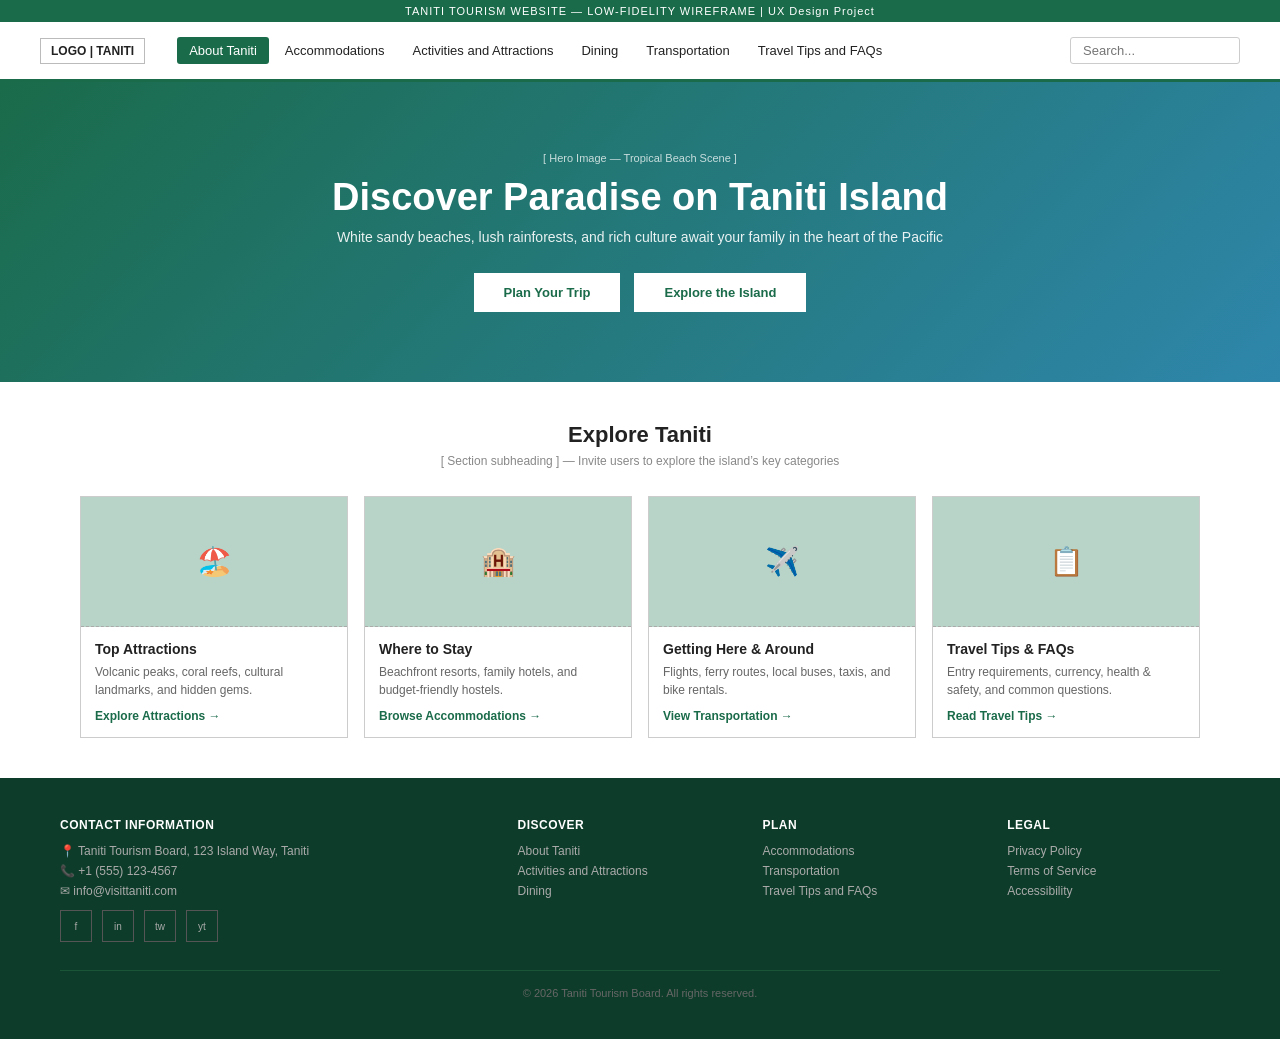
<file: index.html>
<!doctype html>
<html lang="en">
  <head>
    <meta charset="UTF-8" />
    <meta name="viewport" content="width=device-width, initial-scale=1.0" />
    <title>Taniti Tourism - Home</title>
    <link rel="stylesheet" href="style.css" />
    <script>
      function navToggle() {
        document.querySelector("header").classList.toggle("nav-open");
      }
    </script>
  </head>
  <body>
    <div class="wf-banner">
      TANITI TOURISM WEBSITE &mdash; LOW-FIDELITY WIREFRAME | UX Design Project
    </div>

    <header>
      <div class="logo-box">LOGO | TANITI</div>
      <button
        class="nav-toggle"
        onclick="navToggle()"
        aria-label="Toggle navigation"
      >
        &#9776;
      </button>
      <div class="nav-links">
        <a href="index.html" class="active">About Taniti</a>
        <a href="accommodations.html">Accommodations</a>
        <a href="activities.html">Activities and Attractions</a>
        <a href="dining.html">Dining</a>
        <a href="transportation.html">Transportation</a>
        <a href="faq.html">Travel Tips and FAQs</a>
      </div>
      <input class="nav-search" type="text" placeholder="Search..." />
    </header>

    <div class="hero">
      <div class="hero-label">[ Hero Image &mdash; Tropical Beach Scene ]</div>
      <h1>Discover Paradise on Taniti Island</h1>
      <p>
        White sandy beaches, lush rainforests, and rich culture await your
        family in the heart of the Pacific
      </p>
      <div class="hero-btns">
        <a class="btn-primary" href="accommodations.html">Plan Your Trip</a>
        <a class="btn-secondary" href="activities.html">Explore the Island</a>
      </div>
    </div>

    <div class="section">
      <div class="section-heading">Explore Taniti</div>
      <div class="section-sub">
        [ Section subheading ] &mdash; Invite users to explore the
        island&rsquo;s key categories
      </div>
      <div class="tiles-grid">
        <a class="tile" href="activities.html">
          <div class="tile-img">🏖️</div>
          <div class="tile-body">
            <h3>Top Attractions</h3>
            <p>
              Volcanic peaks, coral reefs, cultural landmarks, and hidden gems.
            </p>
            <div class="tile-link">Explore Attractions &rarr;</div>
          </div>
        </a>

        <a class="tile" href="accommodations.html">
          <div class="tile-img">🏨</div>
          <div class="tile-body">
            <h3>Where to Stay</h3>
            <p>
              Beachfront resorts, family hotels, and budget-friendly hostels.
            </p>
            <div class="tile-link">Browse Accommodations &rarr;</div>
          </div>
        </a>

        <a class="tile" href="transportation.html">
          <div class="tile-img">✈️</div>
          <div class="tile-body">
            <h3>Getting Here &amp; Around</h3>
            <p>Flights, ferry routes, local buses, taxis, and bike rentals.</p>
            <div class="tile-link">View Transportation &rarr;</div>
          </div>
        </a>

        <a class="tile" href="faq.html">
          <div class="tile-img">📋</div>
          <div class="tile-body">
            <h3>Travel Tips &amp; FAQs</h3>
            <p>
              Entry requirements, currency, health &amp; safety, and common
              questions.
            </p>
            <div class="tile-link">Read Travel Tips &rarr;</div>
          </div>
        </a>
      </div>
    </div>

    <footer>
      <div class="footer-inner">
        <div class="footer-grid">
          <div class="footer-col">
            <h4>Contact Information</h4>
            <p>&#128205; Taniti Tourism Board, 123 Island Way, Taniti</p>
            <p>&#128222; +1 (555) 123-4567</p>
            <p>&#9993; info@visittaniti.com</p>
            <div class="social-row">
              <div class="social-icon">f</div>
              <div class="social-icon">in</div>
              <div class="social-icon">tw</div>
              <div class="social-icon">yt</div>
            </div>
          </div>
          <div class="footer-col">
            <h4>Discover</h4>
            <a href="index.html">About Taniti</a>
            <a href="activities.html">Activities and Attractions</a>
            <a href="dining.html">Dining</a>
          </div>
          <div class="footer-col">
            <h4>Plan</h4>
            <a href="accommodations.html">Accommodations</a>
            <a href="transportation.html">Transportation</a>
            <a href="faq.html">Travel Tips and FAQs</a>
          </div>
          <div class="footer-col">
            <h4>Legal</h4>
            <a href="#">Privacy Policy</a>
            <a href="#">Terms of Service</a>
            <a href="#">Accessibility</a>
          </div>
        </div>
        <div class="footer-bottom">
          &copy; 2026 Taniti Tourism Board. All rights reserved.
        </div>
      </div>
    </footer>
  </body>
</html>
</file>
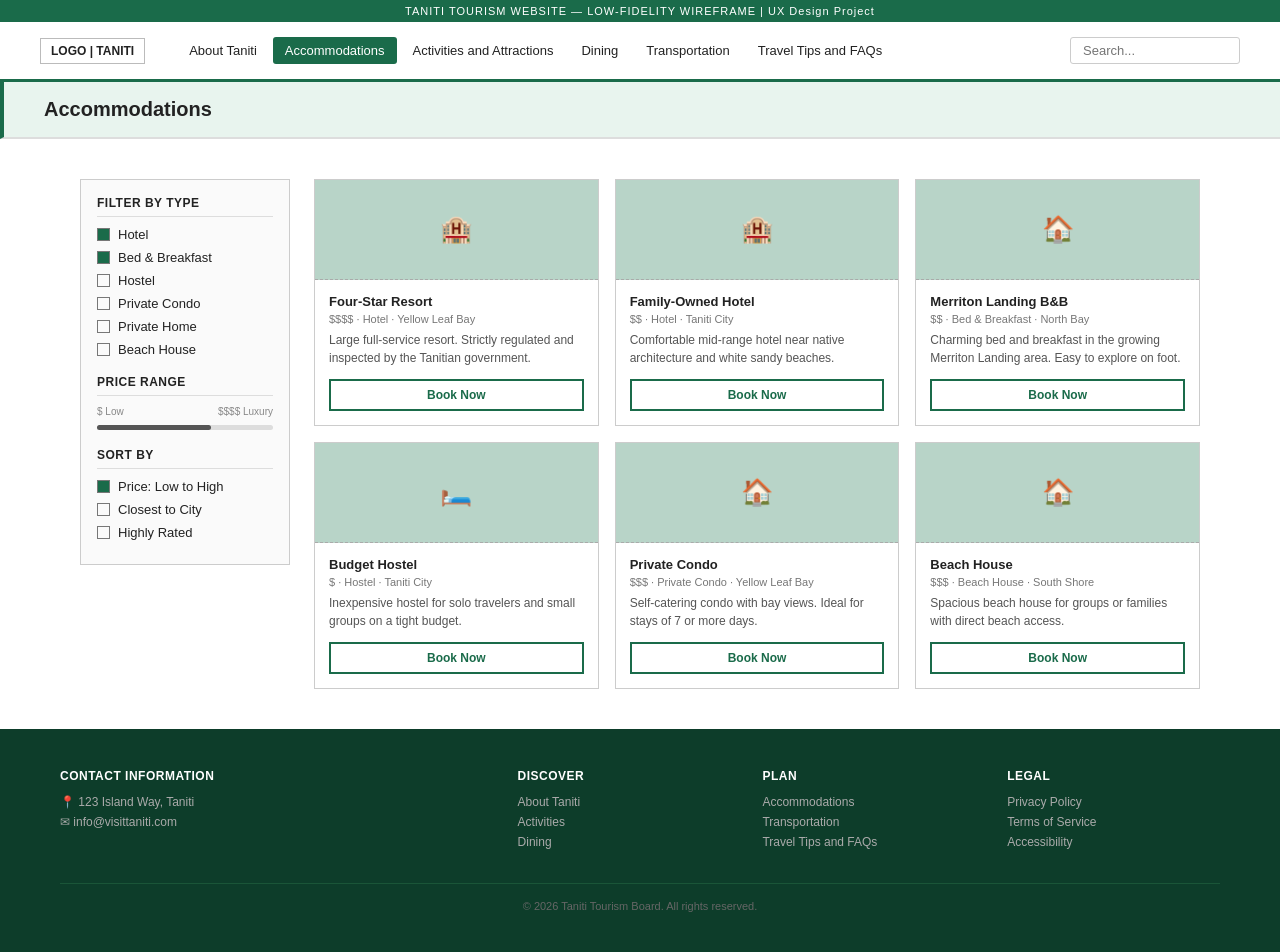
<file: accommodations.html>
<!doctype html>
<html lang="en">
  <head>
    <meta charset="UTF-8" />
    <meta name="viewport" content="width=device-width, initial-scale=1.0" />
    <title>Taniti Tourism - Accommodations</title>
    <link rel="stylesheet" href="style.css" />
    <script>
      function navToggle() {
        document.querySelector("header").classList.toggle("nav-open");
      }
    </script>
  </head>
  <body>
    <div class="wf-banner">
      TANITI TOURISM WEBSITE &mdash; LOW-FIDELITY WIREFRAME | UX Design Project
    </div>

    <header>
      <div class="logo-box">LOGO | TANITI</div>
      <button
        class="nav-toggle"
        onclick="navToggle()"
        aria-label="Toggle navigation"
      >
        &#9776;
      </button>
      <div class="nav-links">
        <a href="index.html">About Taniti</a>
        <a href="accommodations.html" class="active">Accommodations</a>
        <a href="activities.html">Activities and Attractions</a>
        <a href="dining.html">Dining</a>
        <a href="transportation.html">Transportation</a>
        <a href="faq.html">Travel Tips and FAQs</a>
      </div>
      <input class="nav-search" type="text" placeholder="Search..." />
    </header>

    <div class="page-title">Accommodations</div>

    <div class="section">
      <div class="layout-with-sidebar">
        <div class="sidebar">
          <h4>Filter By Type</h4>
          <div class="filter-row">
            <div class="fbox on"></div>
            Hotel
          </div>
          <div class="filter-row">
            <div class="fbox on"></div>
            Bed &amp; Breakfast
          </div>
          <div class="filter-row">
            <div class="fbox"></div>
            Hostel
          </div>
          <div class="filter-row">
            <div class="fbox"></div>
            Private Condo
          </div>
          <div class="filter-row">
            <div class="fbox"></div>
            Private Home
          </div>
          <div class="filter-row">
            <div class="fbox"></div>
            Beach House
          </div>

          <h4 style="margin-top: 18px">Price Range</h4>
          <div class="price-labels">
            <span>$ Low</span><span>$$$$ Luxury</span>
          </div>
          <div class="price-slider"><div class="price-fill"></div></div>

          <h4 style="margin-top: 18px">Sort By</h4>
          <div class="filter-row">
            <div class="fbox on"></div>
            Price: Low to High
          </div>
          <div class="filter-row">
            <div class="fbox"></div>
            Closest to City
          </div>
          <div class="filter-row">
            <div class="fbox"></div>
            Highly Rated
          </div>
        </div>

        <div class="cards-3">
          <div class="card">
            <div class="card-img">🏨</div>
            <div class="card-body">
              <h4>Four-Star Resort</h4>
              <div class="card-price">
                $$$$ &middot; Hotel &middot; Yellow Leaf Bay
              </div>
              <p>
                Large full-service resort. Strictly regulated and inspected by
                the Tanitian government.
              </p>
              <button class="btn-book">Book Now</button>
            </div>
          </div>
          <div class="card">
            <div class="card-img">🏨</div>
            <div class="card-body">
              <h4>Family-Owned Hotel</h4>
              <div class="card-price">
                $$ &middot; Hotel &middot; Taniti City
              </div>
              <p>
                Comfortable mid-range hotel near native architecture and white
                sandy beaches.
              </p>
              <button class="btn-book">Book Now</button>
            </div>
          </div>
          <div class="card">
            <div class="card-img">🏠</div>
            <div class="card-body">
              <h4>Merriton Landing B&amp;B</h4>
              <div class="card-price">
                $$ &middot; Bed &amp; Breakfast &middot; North Bay
              </div>
              <p>
                Charming bed and breakfast in the growing Merriton Landing area.
                Easy to explore on foot.
              </p>
              <button class="btn-book">Book Now</button>
            </div>
          </div>
          <div class="card">
            <div class="card-img">🛏️</div>
            <div class="card-body">
              <h4>Budget Hostel</h4>
              <div class="card-price">
                $ &middot; Hostel &middot; Taniti City
              </div>
              <p>
                Inexpensive hostel for solo travelers and small groups on a
                tight budget.
              </p>
              <button class="btn-book">Book Now</button>
            </div>
          </div>
          <div class="card">
            <div class="card-img">🏠</div>
            <div class="card-body">
              <h4>Private Condo</h4>
              <div class="card-price">
                $$$ &middot; Private Condo &middot; Yellow Leaf Bay
              </div>
              <p>
                Self-catering condo with bay views. Ideal for stays of 7 or more
                days.
              </p>
              <button class="btn-book">Book Now</button>
            </div>
          </div>
          <div class="card">
            <div class="card-img">🏠</div>
            <div class="card-body">
              <h4>Beach House</h4>
              <div class="card-price">
                $$$ &middot; Beach House &middot; South Shore
              </div>
              <p>
                Spacious beach house for groups or families with direct beach
                access.
              </p>
              <button class="btn-book">Book Now</button>
            </div>
          </div>
        </div>
      </div>
    </div>

    <footer>
      <div class="footer-inner">
        <div class="footer-grid">
          <div class="footer-col">
            <h4>Contact Information</h4>
            <p>&#128205; 123 Island Way, Taniti</p>
            <p>&#9993; info@visittaniti.com</p>
          </div>
          <div class="footer-col">
            <h4>Discover</h4>
            <a href="index.html">About Taniti</a>
            <a href="activities.html">Activities</a>
            <a href="dining.html">Dining</a>
          </div>
          <div class="footer-col">
            <h4>Plan</h4>
            <a href="accommodations.html">Accommodations</a>
            <a href="transportation.html">Transportation</a>
            <a href="faq.html">Travel Tips and FAQs</a>
          </div>
          <div class="footer-col">
            <h4>Legal</h4>
            <a href="#">Privacy Policy</a>
            <a href="#">Terms of Service</a>
            <a href="#">Accessibility</a>
          </div>
        </div>
        <div class="footer-bottom">
          &copy; 2026 Taniti Tourism Board. All rights reserved.
        </div>
      </div>
    </footer>
  </body>
</html>
</file>
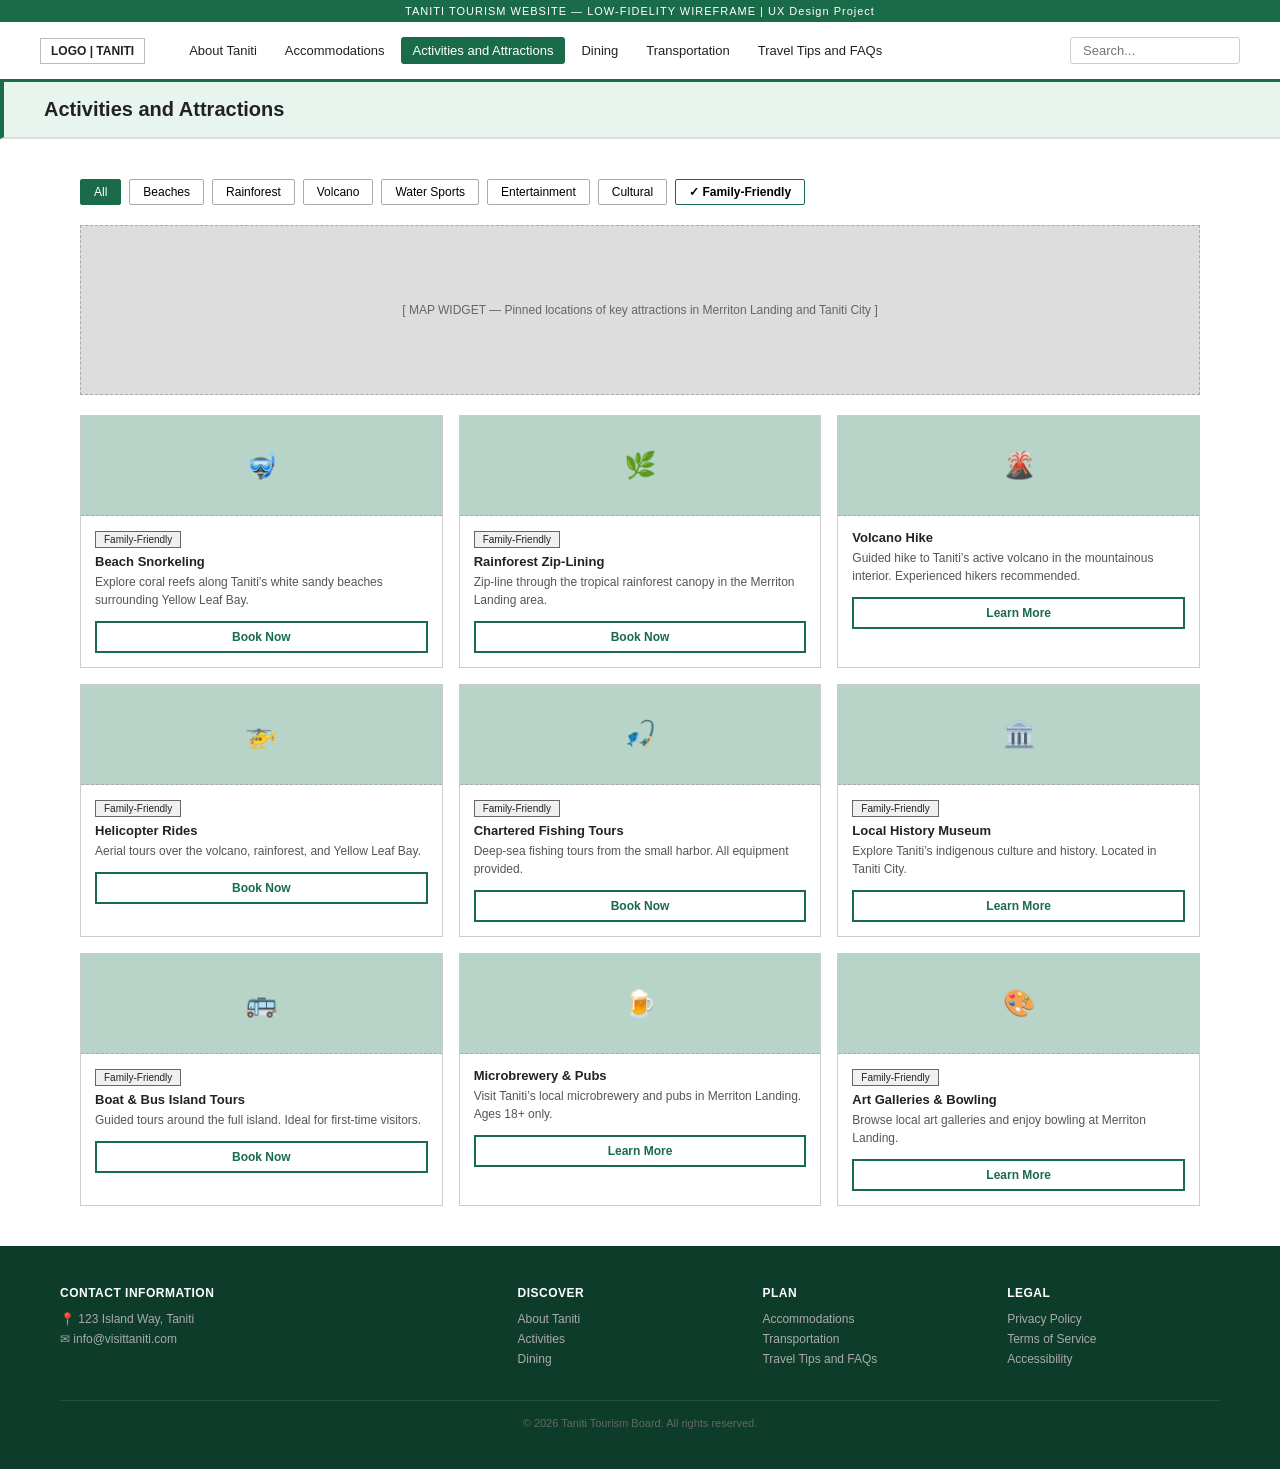
<file: activities.html>
<!doctype html>
<html lang="en">
  <head>
    <meta charset="UTF-8" />
    <meta name="viewport" content="width=device-width, initial-scale=1.0" />
    <title>Taniti Tourism - Activities and Attractions</title>
    <link rel="stylesheet" href="style.css" />
    <script>
      function navToggle() {
        document.querySelector("header").classList.toggle("nav-open");
      }
      function filterToggle(el) {
        var buttons = document.querySelectorAll(".filter-bar .fbtn");
        for (var i = 0; i < buttons.length; i++) {
          buttons[i].classList.remove("on");
        }
        el.classList.add("on");
      }
    </script>
  </head>
  <body>
    <div class="wf-banner">
      TANITI TOURISM WEBSITE &mdash; LOW-FIDELITY WIREFRAME | UX Design Project
    </div>

    <header>
      <div class="logo-box">LOGO | TANITI</div>
      <button
        class="nav-toggle"
        onclick="navToggle()"
        aria-label="Toggle navigation"
      >
        &#9776;
      </button>
      <div class="nav-links">
        <a href="index.html">About Taniti</a>
        <a href="accommodations.html">Accommodations</a>
        <a href="activities.html" class="active">Activities and Attractions</a>
        <a href="dining.html">Dining</a>
        <a href="transportation.html">Transportation</a>
        <a href="faq.html">Travel Tips and FAQs</a>
      </div>
      <input class="nav-search" type="text" placeholder="Search..." />
    </header>

    <div class="page-title">Activities and Attractions</div>

    <div class="section">
      <div class="filter-bar">
        <button class="fbtn on" onclick="filterToggle(this)">All</button>
        <button class="fbtn" onclick="filterToggle(this)">Beaches</button>
        <button class="fbtn" onclick="filterToggle(this)">Rainforest</button>
        <button class="fbtn" onclick="filterToggle(this)">Volcano</button>
        <button class="fbtn" onclick="filterToggle(this)">Water Sports</button>
        <button class="fbtn" onclick="filterToggle(this)">Entertainment</button>
        <button class="fbtn" onclick="filterToggle(this)">Cultural</button>
        <button
          class="fbtn"
          onclick="filterToggle(this)"
          style="border-color: #1a6b4a; font-weight: bold"
        >
          &#10003; Family-Friendly
        </button>
      </div>

      <div class="map-box">
        [ MAP WIDGET &mdash; Pinned locations of key attractions in Merriton
        Landing and Taniti City ]
      </div>

      <div class="cards-3">
        <div class="card">
          <div class="card-img">🤿</div>
          <div class="card-body">
            <span class="tag">Family-Friendly</span>
            <h4>Beach Snorkeling</h4>
            <p>
              Explore coral reefs along Taniti&rsquo;s white sandy beaches
              surrounding Yellow Leaf Bay.
            </p>
            <button class="btn-book">Book Now</button>
          </div>
        </div>
        <div class="card">
          <div class="card-img">🌿</div>
          <div class="card-body">
            <span class="tag">Family-Friendly</span>
            <h4>Rainforest Zip-Lining</h4>
            <p>
              Zip-line through the tropical rainforest canopy in the Merriton
              Landing area.
            </p>
            <button class="btn-book">Book Now</button>
          </div>
        </div>
        <div class="card">
          <div class="card-img">🌋</div>
          <div class="card-body">
            <h4>Volcano Hike</h4>
            <p>
              Guided hike to Taniti&rsquo;s active volcano in the mountainous
              interior. Experienced hikers recommended.
            </p>
            <button class="btn-book">Learn More</button>
          </div>
        </div>
        <div class="card">
          <div class="card-img">🚁</div>
          <div class="card-body">
            <span class="tag">Family-Friendly</span>
            <h4>Helicopter Rides</h4>
            <p>
              Aerial tours over the volcano, rainforest, and Yellow Leaf Bay.
            </p>
            <button class="btn-book">Book Now</button>
          </div>
        </div>
        <div class="card">
          <div class="card-img">🎣</div>
          <div class="card-body">
            <span class="tag">Family-Friendly</span>
            <h4>Chartered Fishing Tours</h4>
            <p>
              Deep-sea fishing tours from the small harbor. All equipment
              provided.
            </p>
            <button class="btn-book">Book Now</button>
          </div>
        </div>
        <div class="card">
          <div class="card-img">🏛️</div>
          <div class="card-body">
            <span class="tag">Family-Friendly</span>
            <h4>Local History Museum</h4>
            <p>
              Explore Taniti&rsquo;s indigenous culture and history. Located in
              Taniti City.
            </p>
            <button class="btn-book">Learn More</button>
          </div>
        </div>
        <div class="card">
          <div class="card-img">🚌</div>
          <div class="card-body">
            <span class="tag">Family-Friendly</span>
            <h4>Boat &amp; Bus Island Tours</h4>
            <p>
              Guided tours around the full island. Ideal for first-time
              visitors.
            </p>
            <button class="btn-book">Book Now</button>
          </div>
        </div>
        <div class="card">
          <div class="card-img">🍺</div>
          <div class="card-body">
            <h4>Microbrewery &amp; Pubs</h4>
            <p>
              Visit Taniti&rsquo;s local microbrewery and pubs in Merriton
              Landing. Ages 18+ only.
            </p>
            <button class="btn-book">Learn More</button>
          </div>
        </div>
        <div class="card">
          <div class="card-img">🎨</div>
          <div class="card-body">
            <span class="tag">Family-Friendly</span>
            <h4>Art Galleries &amp; Bowling</h4>
            <p>
              Browse local art galleries and enjoy bowling at Merriton Landing.
            </p>
            <button class="btn-book">Learn More</button>
          </div>
        </div>
      </div>
    </div>

    <footer>
      <div class="footer-inner">
        <div class="footer-grid">
          <div class="footer-col">
            <h4>Contact Information</h4>
            <p>&#128205; 123 Island Way, Taniti</p>
            <p>&#9993; info@visittaniti.com</p>
          </div>
          <div class="footer-col">
            <h4>Discover</h4>
            <a href="index.html">About Taniti</a
            ><a href="activities.html">Activities</a
            ><a href="dining.html">Dining</a>
          </div>
          <div class="footer-col">
            <h4>Plan</h4>
            <a href="accommodations.html">Accommodations</a
            ><a href="transportation.html">Transportation</a
            ><a href="faq.html">Travel Tips and FAQs</a>
          </div>
          <div class="footer-col">
            <h4>Legal</h4>
            <a href="#">Privacy Policy</a><a href="#">Terms of Service</a
            ><a href="#">Accessibility</a>
          </div>
        </div>
        <div class="footer-bottom">
          &copy; 2026 Taniti Tourism Board. All rights reserved.
        </div>
      </div>
    </footer>
  </body>
</html>
</file>
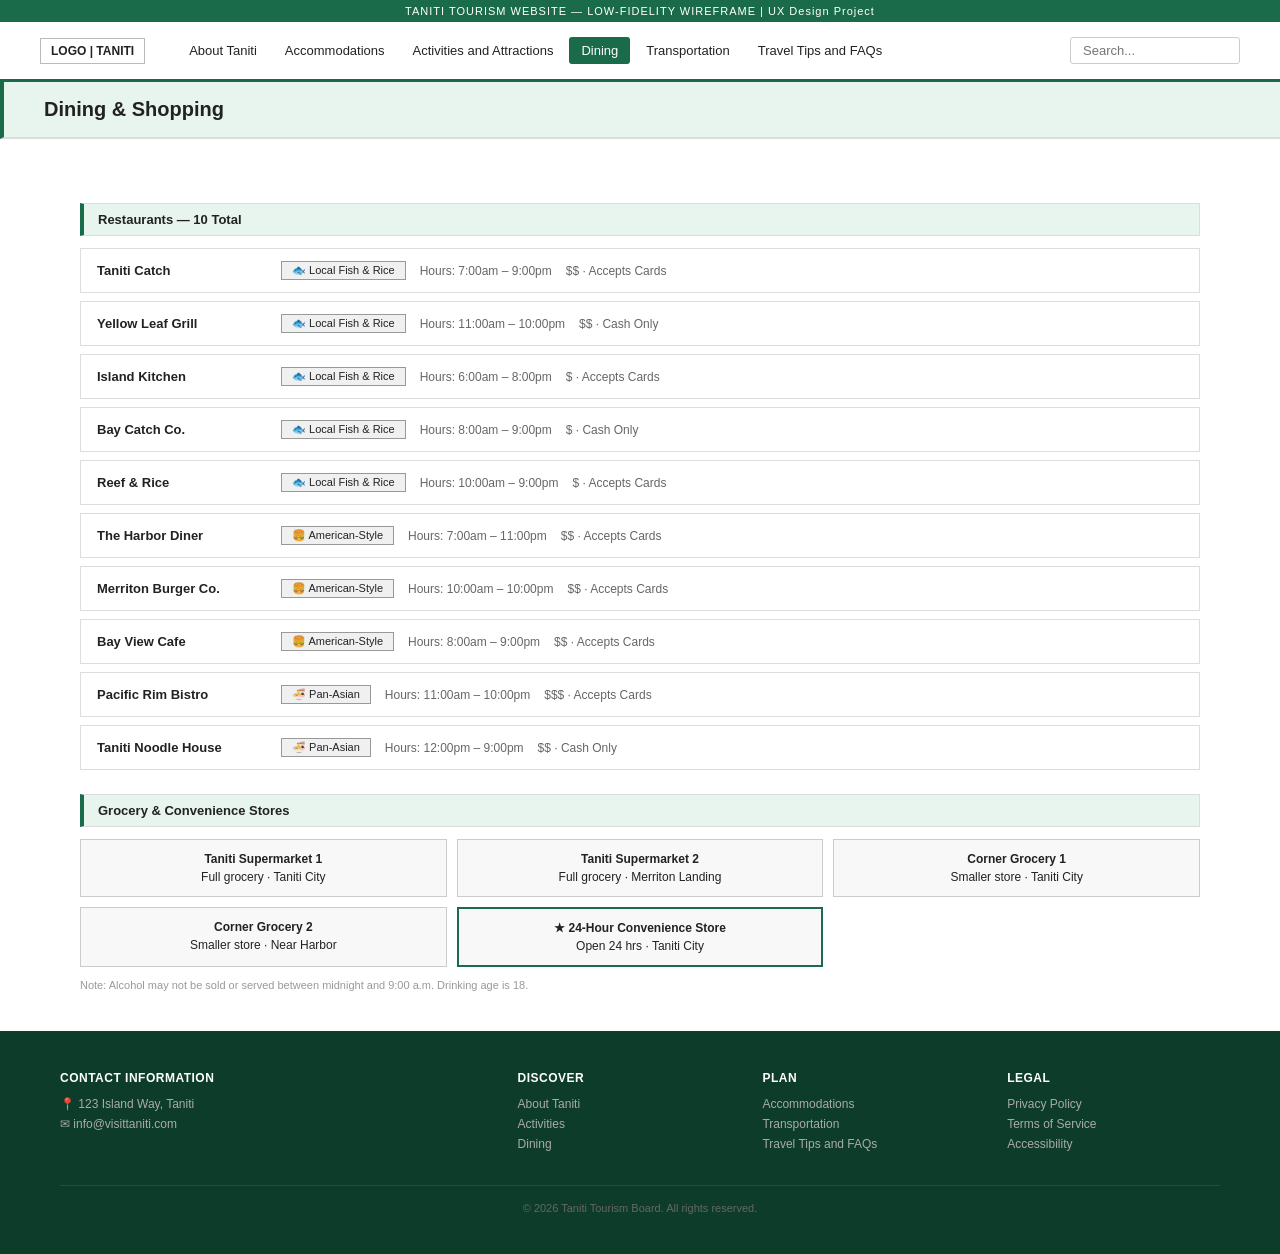
<file: dining.html>
<!doctype html>
<html lang="en">
  <head>
    <meta charset="UTF-8" />
    <meta name="viewport" content="width=device-width, initial-scale=1.0" />
    <title>Taniti Tourism - Dining</title>
    <link rel="stylesheet" href="style.css" />
    <script>
      function navToggle() {
        document.querySelector("header").classList.toggle("nav-open");
      }
    </script>
  </head>
  <body>
    <div class="wf-banner">
      TANITI TOURISM WEBSITE &mdash; LOW-FIDELITY WIREFRAME | UX Design Project
    </div>

    <header>
      <div class="logo-box">LOGO | TANITI</div>
      <button
        class="nav-toggle"
        onclick="navToggle()"
        aria-label="Toggle navigation"
      >
        &#9776;
      </button>
      <div class="nav-links">
        <a href="index.html">About Taniti</a>
        <a href="accommodations.html">Accommodations</a>
        <a href="activities.html">Activities and Attractions</a>
        <a href="dining.html" class="active">Dining</a>
        <a href="transportation.html">Transportation</a>
        <a href="faq.html">Travel Tips and FAQs</a>
      </div>
      <input class="nav-search" type="text" placeholder="Search..." />
    </header>

    <div class="page-title">Dining &amp; Shopping</div>

    <div class="section">
      <div class="s-header">Restaurants &mdash; 10 Total</div>
      <div class="rest-row">
        <div class="rest-name">Taniti Catch</div>
        <span class="cuisine-badge">🐟 Local Fish &amp; Rice</span>
        <div class="rest-detail">Hours: 7:00am &ndash; 9:00pm</div>
        <div class="rest-detail">$$ &middot; Accepts Cards</div>
      </div>
      <div class="rest-row">
        <div class="rest-name">Yellow Leaf Grill</div>
        <span class="cuisine-badge">🐟 Local Fish &amp; Rice</span>
        <div class="rest-detail">Hours: 11:00am &ndash; 10:00pm</div>
        <div class="rest-detail">$$ &middot; Cash Only</div>
      </div>
      <div class="rest-row">
        <div class="rest-name">Island Kitchen</div>
        <span class="cuisine-badge">🐟 Local Fish &amp; Rice</span>
        <div class="rest-detail">Hours: 6:00am &ndash; 8:00pm</div>
        <div class="rest-detail">$ &middot; Accepts Cards</div>
      </div>
      <div class="rest-row">
        <div class="rest-name">Bay Catch Co.</div>
        <span class="cuisine-badge">🐟 Local Fish &amp; Rice</span>
        <div class="rest-detail">Hours: 8:00am &ndash; 9:00pm</div>
        <div class="rest-detail">$ &middot; Cash Only</div>
      </div>
      <div class="rest-row">
        <div class="rest-name">Reef &amp; Rice</div>
        <span class="cuisine-badge">🐟 Local Fish &amp; Rice</span>
        <div class="rest-detail">Hours: 10:00am &ndash; 9:00pm</div>
        <div class="rest-detail">$ &middot; Accepts Cards</div>
      </div>
      <div class="rest-row">
        <div class="rest-name">The Harbor Diner</div>
        <span class="cuisine-badge">🍔 American-Style</span>
        <div class="rest-detail">Hours: 7:00am &ndash; 11:00pm</div>
        <div class="rest-detail">$$ &middot; Accepts Cards</div>
      </div>
      <div class="rest-row">
        <div class="rest-name">Merriton Burger Co.</div>
        <span class="cuisine-badge">🍔 American-Style</span>
        <div class="rest-detail">Hours: 10:00am &ndash; 10:00pm</div>
        <div class="rest-detail">$$ &middot; Accepts Cards</div>
      </div>
      <div class="rest-row">
        <div class="rest-name">Bay View Cafe</div>
        <span class="cuisine-badge">🍔 American-Style</span>
        <div class="rest-detail">Hours: 8:00am &ndash; 9:00pm</div>
        <div class="rest-detail">$$ &middot; Accepts Cards</div>
      </div>
      <div class="rest-row">
        <div class="rest-name">Pacific Rim Bistro</div>
        <span class="cuisine-badge">🍜 Pan-Asian</span>
        <div class="rest-detail">Hours: 11:00am &ndash; 10:00pm</div>
        <div class="rest-detail">$$$ &middot; Accepts Cards</div>
      </div>
      <div class="rest-row">
        <div class="rest-name">Taniti Noodle House</div>
        <span class="cuisine-badge">🍜 Pan-Asian</span>
        <div class="rest-detail">Hours: 12:00pm &ndash; 9:00pm</div>
        <div class="rest-detail">$$ &middot; Cash Only</div>
      </div>

      <div class="s-header">Grocery &amp; Convenience Stores</div>
      <div class="grocery-grid">
        <div class="g-item">
          <strong>Taniti Supermarket 1</strong><br />Full grocery &middot;
          Taniti City
        </div>
        <div class="g-item">
          <strong>Taniti Supermarket 2</strong><br />Full grocery &middot;
          Merriton Landing
        </div>
        <div class="g-item">
          <strong>Corner Grocery 1</strong><br />Smaller store &middot; Taniti
          City
        </div>
        <div class="g-item">
          <strong>Corner Grocery 2</strong><br />Smaller store &middot; Near
          Harbor
        </div>
        <div class="g-item highlight">
          <strong>&#9733; 24-Hour Convenience Store</strong><br />Open 24 hrs
          &middot; Taniti City
        </div>
      </div>
      <p style="font-size: 11px; color: #999; margin-top: 12px">
        Note: Alcohol may not be sold or served between midnight and 9:00 a.m.
        Drinking age is 18.
      </p>
    </div>

    <footer>
      <div class="footer-inner">
        <div class="footer-grid">
          <div class="footer-col">
            <h4>Contact Information</h4>
            <p>&#128205; 123 Island Way, Taniti</p>
            <p>&#9993; info@visittaniti.com</p>
          </div>
          <div class="footer-col">
            <h4>Discover</h4>
            <a href="index.html">About Taniti</a
            ><a href="activities.html">Activities</a
            ><a href="dining.html">Dining</a>
          </div>
          <div class="footer-col">
            <h4>Plan</h4>
            <a href="accommodations.html">Accommodations</a
            ><a href="transportation.html">Transportation</a
            ><a href="faq.html">Travel Tips and FAQs</a>
          </div>
          <div class="footer-col">
            <h4>Legal</h4>
            <a href="#">Privacy Policy</a><a href="#">Terms of Service</a
            ><a href="#">Accessibility</a>
          </div>
        </div>
        <div class="footer-bottom">
          &copy; 2026 Taniti Tourism Board. All rights reserved.
        </div>
      </div>
    </footer>
  </body>
</html>
</file>
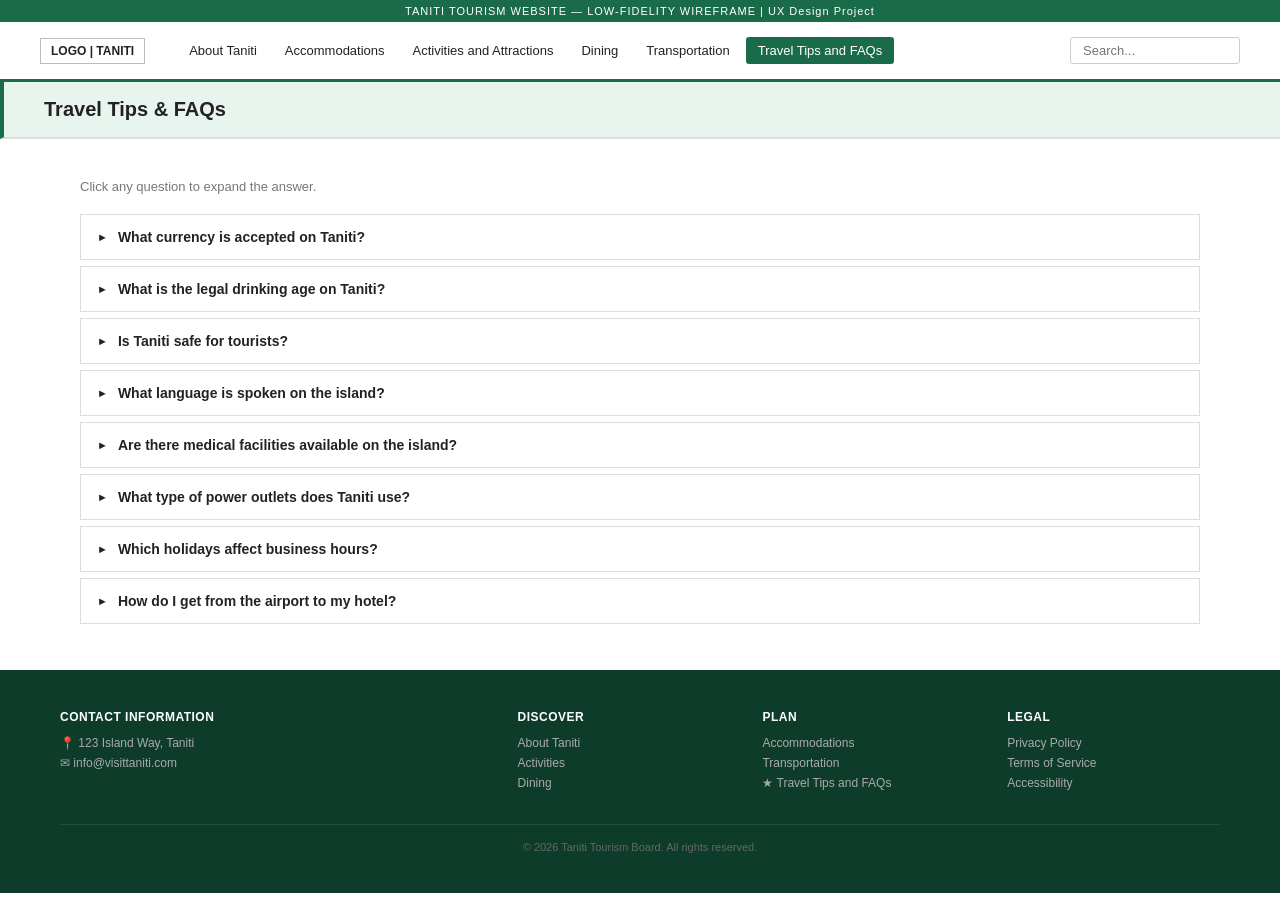
<file: faq.html>
<!doctype html>
<html lang="en">
  <head>
    <meta charset="UTF-8" />
    <meta name="viewport" content="width=device-width, initial-scale=1.0" />
    <title>Taniti Tourism - Travel Tips and FAQs</title>
    <link rel="stylesheet" href="style.css" />
    <script>
      function navToggle() {
        document.querySelector("header").classList.toggle("nav-open");
      }
      function faqToggle(el) {
        el.parentElement.classList.toggle("open");
      }
    </script>
  </head>
  <body>
    <div class="wf-banner">
      TANITI TOURISM WEBSITE &mdash; LOW-FIDELITY WIREFRAME | UX Design Project
    </div>

    <header>
      <div class="logo-box">LOGO | TANITI</div>
      <button
        class="nav-toggle"
        onclick="navToggle()"
        aria-label="Toggle navigation"
      >
        &#9776;
      </button>
      <div class="nav-links">
        <a href="index.html">About Taniti</a>
        <a href="accommodations.html">Accommodations</a>
        <a href="activities.html">Activities and Attractions</a>
        <a href="dining.html">Dining</a>
        <a href="transportation.html">Transportation</a>
        <a href="faq.html" class="active">Travel Tips and FAQs</a>
      </div>
      <input class="nav-search" type="text" placeholder="Search..." />
    </header>

    <div class="page-title">Travel Tips &amp; FAQs</div>

    <div class="section">
      <p style="font-size: 13px; color: #777; margin-bottom: 20px">
        Click any question to expand the answer.
      </p>

      <div class="faq-item">
        <div class="faq-q" onclick="faqToggle(this)">
          <span class="faq-arrow">&#9658;</span> What currency is accepted on
          Taniti?
        </div>
        <div class="faq-a">
          Taniti uses the U.S. dollar as its primary currency. Many businesses
          also accept euros and yen. Several banks facilitate currency exchange,
          and most businesses accept major credit cards.
        </div>
      </div>
      <div class="faq-item">
        <div class="faq-q" onclick="faqToggle(this)">
          <span class="faq-arrow">&#9658;</span> What is the legal drinking age
          on Taniti?
        </div>
        <div class="faq-a">
          The legal drinking age on Taniti is 18. Note that this law is not
          strictly enforced. Alcohol may not be served or sold between midnight
          and 9:00 a.m.
        </div>
      </div>
      <div class="faq-item">
        <div class="faq-q" onclick="faqToggle(this)">
          <span class="faq-arrow">&#9658;</span> Is Taniti safe for tourists?
        </div>
        <div class="faq-a">
          Violent crime is very rare on Taniti. However, as tourism has
          increased there are more reports of pickpocketing and petty crimes.
          Visitors should take standard precautions with valuables in busy
          tourist areas.
        </div>
      </div>
      <div class="faq-item">
        <div class="faq-q" onclick="faqToggle(this)">
          <span class="faq-arrow">&#9658;</span> What language is spoken on the
          island?
        </div>
        <div class="faq-a">
          Taniti has its own indigenous language. Many younger Tanitians speak
          fluent English in Taniti City and Merriton Landing. Very little
          English is spoken in rural areas, especially by older residents.
        </div>
      </div>
      <div class="faq-item">
        <div class="faq-q" onclick="faqToggle(this)">
          <span class="faq-arrow">&#9658;</span> Are there medical facilities
          available on the island?
        </div>
        <div class="faq-a">
          Yes. Taniti has one hospital and several clinics. The hospital has
          many multilingual employees, making it accessible to international
          visitors. Travel health insurance is recommended before arriving.
        </div>
      </div>
      <div class="faq-item">
        <div class="faq-q" onclick="faqToggle(this)">
          <span class="faq-arrow">&#9658;</span> What type of power outlets does
          Taniti use?
        </div>
        <div class="faq-a">
          Power outlets on Taniti are 120 volts &mdash; the same standard used
          in the United States. American travelers do not need a voltage
          converter or plug adapter.
        </div>
      </div>
      <div class="faq-item">
        <div class="faq-q" onclick="faqToggle(this)">
          <span class="faq-arrow">&#9658;</span> Which holidays affect business
          hours?
        </div>
        <div class="faq-a">
          Taniti observes a large number of national holidays. Many tourist
          attractions and restaurants will be closed on these days. Visitors are
          strongly encouraged to check the holiday calendar when planning their
          itinerary.
        </div>
      </div>
      <div class="faq-item">
        <div class="faq-q" onclick="faqToggle(this)">
          <span class="faq-arrow">&#9658;</span> How do I get from the airport
          to my hotel?
        </div>
        <div class="faq-a">
          Options from the airport include rental cars from a local agency near
          the airport, taxis available in Taniti City, hotel shuttles (check
          with your accommodation), and public buses running 5:00 a.m. to 11:00
          p.m. daily within Taniti City.
        </div>
      </div>
    </div>

    <footer>
      <div class="footer-inner">
        <div class="footer-grid">
          <div class="footer-col">
            <h4>Contact Information</h4>
            <p>&#128205; 123 Island Way, Taniti</p>
            <p>&#9993; info@visittaniti.com</p>
          </div>
          <div class="footer-col">
            <h4>Discover</h4>
            <a href="index.html">About Taniti</a
            ><a href="activities.html">Activities</a
            ><a href="dining.html">Dining</a>
          </div>
          <div class="footer-col">
            <h4>Plan</h4>
            <a href="accommodations.html">Accommodations</a
            ><a href="transportation.html">Transportation</a
            ><a href="faq.html">&#9733; Travel Tips and FAQs</a>
          </div>
          <div class="footer-col">
            <h4>Legal</h4>
            <a href="#">Privacy Policy</a><a href="#">Terms of Service</a
            ><a href="#">Accessibility</a>
          </div>
        </div>
        <div class="footer-bottom">
          &copy; 2026 Taniti Tourism Board. All rights reserved.
        </div>
      </div>
    </footer>
  </body>
</html>
</file>
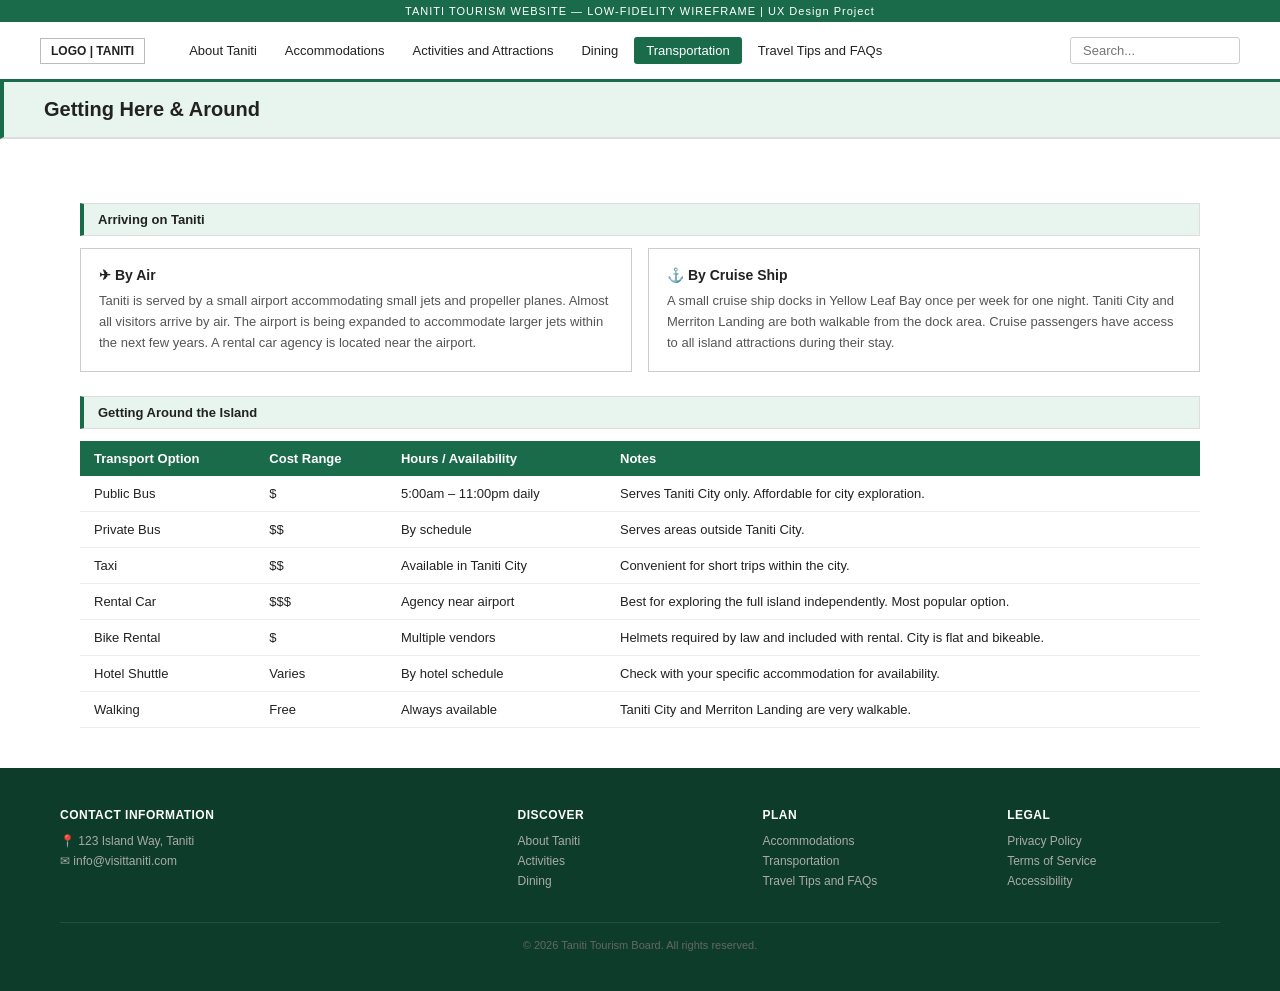
<file: transportation.html>
<!doctype html>
<html lang="en">
  <head>
    <meta charset="UTF-8" />
    <meta name="viewport" content="width=device-width, initial-scale=1.0" />
    <title>Taniti Tourism - Transportation</title>
    <link rel="stylesheet" href="style.css" />
    <script>
      function navToggle() {
        document.querySelector("header").classList.toggle("nav-open");
      }
    </script>
  </head>
  <body>
    <div class="wf-banner">
      TANITI TOURISM WEBSITE &mdash; LOW-FIDELITY WIREFRAME | UX Design Project
    </div>

    <header>
      <div class="logo-box">LOGO | TANITI</div>
      <button
        class="nav-toggle"
        onclick="navToggle()"
        aria-label="Toggle navigation"
      >
        &#9776;
      </button>
      <div class="nav-links">
        <a href="index.html">About Taniti</a>
        <a href="accommodations.html">Accommodations</a>
        <a href="activities.html">Activities and Attractions</a>
        <a href="dining.html">Dining</a>
        <a href="transportation.html" class="active">Transportation</a>
        <a href="faq.html">Travel Tips and FAQs</a>
      </div>
      <input class="nav-search" type="text" placeholder="Search..." />
    </header>

    <div class="page-title">Getting Here &amp; Around</div>

    <div class="section">
      <div class="s-header">Arriving on Taniti</div>
      <div class="info-2">
        <div class="info-box">
          <h4>&#9992; By Air</h4>
          <p>
            Taniti is served by a small airport accommodating small jets and
            propeller planes. Almost all visitors arrive by air. The airport is
            being expanded to accommodate larger jets within the next few years.
            A rental car agency is located near the airport.
          </p>
        </div>
        <div class="info-box">
          <h4>&#9875; By Cruise Ship</h4>
          <p>
            A small cruise ship docks in Yellow Leaf Bay once per week for one
            night. Taniti City and Merriton Landing are both walkable from the
            dock area. Cruise passengers have access to all island attractions
            during their stay.
          </p>
        </div>
      </div>

      <div class="s-header">Getting Around the Island</div>
      <table class="data-table">
        <tr>
          <th>Transport Option</th>
          <th>Cost Range</th>
          <th>Hours / Availability</th>
          <th>Notes</th>
        </tr>
        <tr>
          <td>Public Bus</td>
          <td>$</td>
          <td>5:00am &ndash; 11:00pm daily</td>
          <td>Serves Taniti City only. Affordable for city exploration.</td>
        </tr>
        <tr>
          <td>Private Bus</td>
          <td>$$</td>
          <td>By schedule</td>
          <td>Serves areas outside Taniti City.</td>
        </tr>
        <tr>
          <td>Taxi</td>
          <td>$$</td>
          <td>Available in Taniti City</td>
          <td>Convenient for short trips within the city.</td>
        </tr>
        <tr>
          <td>Rental Car</td>
          <td>$$$</td>
          <td>Agency near airport</td>
          <td>
            Best for exploring the full island independently. Most popular
            option.
          </td>
        </tr>
        <tr>
          <td>Bike Rental</td>
          <td>$</td>
          <td>Multiple vendors</td>
          <td>
            Helmets required by law and included with rental. City is flat and
            bikeable.
          </td>
        </tr>
        <tr>
          <td>Hotel Shuttle</td>
          <td>Varies</td>
          <td>By hotel schedule</td>
          <td>Check with your specific accommodation for availability.</td>
        </tr>
        <tr>
          <td>Walking</td>
          <td>Free</td>
          <td>Always available</td>
          <td>Taniti City and Merriton Landing are very walkable.</td>
        </tr>
      </table>
    </div>

    <footer>
      <div class="footer-inner">
        <div class="footer-grid">
          <div class="footer-col">
            <h4>Contact Information</h4>
            <p>&#128205; 123 Island Way, Taniti</p>
            <p>&#9993; info@visittaniti.com</p>
          </div>
          <div class="footer-col">
            <h4>Discover</h4>
            <a href="index.html">About Taniti</a
            ><a href="activities.html">Activities</a
            ><a href="dining.html">Dining</a>
          </div>
          <div class="footer-col">
            <h4>Plan</h4>
            <a href="accommodations.html">Accommodations</a
            ><a href="transportation.html">Transportation</a
            ><a href="faq.html">Travel Tips and FAQs</a>
          </div>
          <div class="footer-col">
            <h4>Legal</h4>
            <a href="#">Privacy Policy</a><a href="#">Terms of Service</a
            ><a href="#">Accessibility</a>
          </div>
        </div>
        <div class="footer-bottom">
          &copy; 2026 Taniti Tourism Board. All rights reserved.
        </div>
      </div>
    </footer>
  </body>
</html>
</file>
<file: style.css>
*,
*::before,
*::after {
  box-sizing: border-box;
  margin: 0;
  padding: 0;
}
body {
  font-family: Arial, sans-serif;
  background: #fff;
  color: #222;
  font-size: 14px;
}

.wf-banner {
  background: #1a6b4a;
  color: #fff;
  text-align: center;
  padding: 5px;
  font-size: 11px;
  letter-spacing: 1px;
}

/* NAV */
header {
  display: flex;
  align-items: center;
  padding: 0 40px;
  height: 60px;
  border-bottom: 3px solid #1a6b4a;
  background: #fff;
  position: sticky;
  top: 0;
  z-index: 200;
  gap: 8px;
}
.logo-box {
  border: 1px solid #bbb;
  padding: 5px 10px;
  font-size: 12px;
  font-weight: bold;
  margin-right: 24px;
  white-space: nowrap;
}
.nav-links {
  display: flex;
  gap: 4px;
  flex: 1;
  flex-wrap: wrap;
}
.nav-links a {
  text-decoration: none;
  color: #222;
  padding: 6px 12px;
  font-size: 13px;
  cursor: pointer;
  border-radius: 3px;
  white-space: nowrap;
}
.nav-links a:hover {
  background: #f0f0f0;
}
.nav-links a.active {
  background: #1a6b4a;
  color: #fff;
}
.nav-search {
  border: 1px solid #ccc;
  padding: 5px 12px;
  font-size: 13px;
  width: 170px;
  border-radius: 3px;
  outline: none;
}
.nav-toggle {
  display: none;
}

/* HERO */
.hero {
  background: linear-gradient(135deg, #1a6b4a, #2e86ab);
  min-height: 300px;
  display: flex;
  flex-direction: column;
  align-items: center;
  justify-content: center;
  text-align: center;
  padding: 60px 40px;
}
.hero-label {
  font-size: 11px;
  color: rgba(255, 255, 255, 0.75);
  margin-bottom: 12px;
}
.hero h1 {
  font-size: 38px;
  font-weight: bold;
  margin-bottom: 10px;
  color: #fff;
}
.hero p {
  font-size: 14px;
  color: rgba(255, 255, 255, 0.9);
  margin-bottom: 28px;
}
.hero-btns {
  display: flex;
  gap: 14px;
  flex-wrap: wrap;
  justify-content: center;
}
.btn-primary {
  border: 2px solid #1a6b4a;
  background: #fff;
  padding: 10px 28px;
  font-size: 13px;
  font-weight: bold;
  cursor: pointer;
  text-decoration: none;
  color: #1a6b4a;
  display: inline-block;
}
.btn-secondary {
  border: 2px solid #1a6b4a;
  background: #1a6b4a;
  color: #fff;
  padding: 10px 28px;
  font-size: 13px;
  font-weight: bold;
  cursor: pointer;
  text-decoration: none;
  display: inline-block;
}
.btn-primary:hover {
  background: #e8f4ee;
}
.btn-secondary:hover {
  background: #155a3d;
}

/* Hero button overrides — both white with green text on the gradient background */
.hero .btn-primary {
  border-color: #fff;
  background: #fff;
  color: #1a6b4a;
}
.hero .btn-secondary {
  border-color: #fff;
  background: #fff;
  color: #1a6b4a;
}
.hero .btn-primary:hover {
  background: #e8f4ee;
}
.hero .btn-secondary:hover {
  background: #e8f4ee;
}

/* SECTIONS */
.section {
  max-width: 1160px;
  margin: 0 auto;
  padding: 40px 20px;
}
.section-heading {
  text-align: center;
  font-size: 22px;
  font-weight: bold;
  margin-bottom: 6px;
}
.section-sub {
  text-align: center;
  font-size: 12px;
  color: #888;
  margin-bottom: 28px;
}
.page-title {
  background: #e8f4ee;
  border-bottom: 2px solid #ddd;
  border-left: 4px solid #1a6b4a;
  padding: 16px 40px;
  font-size: 20px;
  font-weight: bold;
}
.s-header {
  background: #e8f4ee;
  border: 1px solid #ddd;
  border-left: 4px solid #1a6b4a;
  padding: 8px 14px;
  font-size: 13px;
  font-weight: bold;
  margin: 24px 0 12px;
}

/* TILES */
.tiles-grid {
  display: grid;
  grid-template-columns: repeat(4, 1fr);
  gap: 16px;
}
.tile {
  border: 1px solid #ccc;
  cursor: pointer;
  background: #fff;
  text-decoration: none;
  color: #222;
  display: block;
}
.tile:hover {
  box-shadow: 0 2px 10px rgba(0, 0, 0, 0.12);
}
.tile-img {
  background: #b8d4c8;
  height: 130px;
  display: flex;
  align-items: center;
  justify-content: center;
  font-size: 28px;
  color: #666;
  border-bottom: 1px dashed #aaa;
}
.tile-body {
  padding: 14px;
}
.tile-body h3 {
  font-size: 14px;
  font-weight: bold;
  margin-bottom: 6px;
}
.tile-body p {
  font-size: 12px;
  color: #666;
  margin-bottom: 10px;
  line-height: 1.5;
}
.tile-link {
  font-size: 12px;
  font-weight: bold;
  color: #1a6b4a;
}

/* SIDEBAR LAYOUT */
.layout-with-sidebar {
  display: grid;
  grid-template-columns: 210px 1fr;
  gap: 24px;
}
.sidebar {
  border: 1px solid #ccc;
  padding: 16px;
  background: #fafafa;
  align-self: start;
}
.sidebar h4 {
  font-size: 12px;
  font-weight: bold;
  text-transform: uppercase;
  letter-spacing: 0.5px;
  margin-bottom: 10px;
  border-bottom: 1px solid #ddd;
  padding-bottom: 6px;
}
.filter-row {
  display: flex;
  align-items: center;
  gap: 8px;
  margin-bottom: 8px;
  font-size: 13px;
}
.fbox {
  width: 13px;
  height: 13px;
  border: 1px solid #777;
  flex-shrink: 0;
}
.fbox.on {
  background: #1a6b4a;
}
.price-slider {
  height: 5px;
  background: #ddd;
  border-radius: 3px;
  margin: 8px 0 4px;
}
.price-fill {
  height: 100%;
  width: 65%;
  background: #555;
  border-radius: 3px;
}
.price-labels {
  display: flex;
  justify-content: space-between;
  font-size: 10px;
  color: #888;
}

/* CARDS */
.cards-3 {
  display: grid;
  grid-template-columns: repeat(3, 1fr);
  gap: 16px;
}
.card {
  border: 1px solid #ccc;
  background: #fff;
}
.card-img {
  background: #b8d4c8;
  height: 100px;
  display: flex;
  align-items: center;
  justify-content: center;
  font-size: 26px;
  color: #666;
  border-bottom: 1px dashed #aaa;
}
.card-body {
  padding: 14px;
}
.card-body h4 {
  font-size: 13px;
  font-weight: bold;
  margin-bottom: 4px;
}
.card-price {
  font-size: 11px;
  color: #777;
  margin-bottom: 6px;
}
.card-body p {
  font-size: 12px;
  color: #555;
  margin-bottom: 12px;
  line-height: 1.5;
}
.btn-book {
  width: 100%;
  border: 2px solid #1a6b4a;
  background: #fff;
  padding: 7px;
  font-size: 12px;
  font-weight: bold;
  cursor: pointer;
  color: #1a6b4a;
}
.btn-book:hover {
  background: #1a6b4a;
  color: #fff;
}

/* FILTER BAR */
.filter-bar {
  display: flex;
  flex-wrap: wrap;
  gap: 8px;
  margin-bottom: 20px;
}
.fbtn {
  border: 1px solid #aaa;
  background: #fff;
  padding: 5px 13px;
  font-size: 12px;
  cursor: pointer;
  border-radius: 2px;
}
.fbtn:hover,
.fbtn.on {
  background: #1a6b4a;
  color: #fff;
  border-color: #1a6b4a;
}

/* MAP */
.map-box {
  background: #ddd;
  border: 1px dashed #aaa;
  height: 170px;
  display: flex;
  align-items: center;
  justify-content: center;
  font-size: 12px;
  color: #666;
  margin-bottom: 20px;
}

/* TAG */
.tag {
  display: inline-block;
  border: 1px solid #666;
  background: #f0f0f0;
  padding: 2px 8px;
  font-size: 10px;
  margin-bottom: 6px;
}

/* RESTAURANT */
.rest-row {
  display: flex;
  align-items: center;
  flex-wrap: wrap;
  gap: 14px;
  border: 1px solid #ddd;
  padding: 12px 16px;
  margin-bottom: 8px;
  background: #fff;
}
.rest-name {
  font-weight: bold;
  font-size: 13px;
  min-width: 170px;
}
.cuisine-badge {
  border: 1px solid #999;
  background: #f0f0f0;
  padding: 2px 10px;
  font-size: 11px;
}
.rest-detail {
  font-size: 12px;
  color: #666;
}

/* GROCERY */
.grocery-grid {
  display: grid;
  grid-template-columns: repeat(3, 1fr);
  gap: 10px;
  margin-top: 10px;
}
.g-item {
  border: 1px solid #ccc;
  background: #f8f8f8;
  padding: 10px 12px;
  font-size: 12px;
  text-align: center;
  line-height: 1.5;
}
.g-item.highlight {
  border: 2px solid #1a6b4a;
}

/* INFO BOXES */
.info-2 {
  display: grid;
  grid-template-columns: 1fr 1fr;
  gap: 16px;
  margin-bottom: 24px;
}
.info-box {
  border: 1px solid #ccc;
  padding: 18px;
  background: #fff;
}
.info-box h4 {
  font-size: 14px;
  font-weight: bold;
  margin-bottom: 8px;
}
.info-box p {
  font-size: 13px;
  color: #555;
  line-height: 1.6;
}

/* TABLE */
.data-table {
  width: 100%;
  border-collapse: collapse;
  font-size: 13px;
}
.data-table th {
  background: #1a6b4a;
  color: #fff;
  padding: 10px 14px;
  text-align: left;
}
.data-table td {
  padding: 10px 14px;
  border-bottom: 1px solid #eee;
  background: #fff;
}
.data-table tr:hover td {
  background: #f8f8f8;
}

/* FAQ */
.faq-item {
  border: 1px solid #ddd;
  margin-bottom: 6px;
  background: #fff;
}
.faq-q {
  display: flex;
  align-items: center;
  gap: 10px;
  padding: 14px 16px;
  font-size: 14px;
  font-weight: bold;
  cursor: pointer;
}
.faq-q:hover {
  background: #f8f8f8;
}
.faq-arrow {
  font-size: 11px;
  transition: transform 0.2s;
  display: inline-block;
}
.faq-a {
  display: none;
  padding: 12px 16px 14px 38px;
  font-size: 13px;
  color: #555;
  line-height: 1.6;
  border-top: 1px solid #eee;
}
.faq-item.open .faq-a {
  display: block;
}
.faq-item.open .faq-arrow {
  transform: rotate(90deg);
}

/* FOOTER */
footer {
  background: #0d3d2a;
  color: #bbb;
  padding: 40px;
}
.footer-inner {
  max-width: 1160px;
  margin: 0 auto;
}
.footer-grid {
  display: grid;
  grid-template-columns: 2fr 1fr 1fr 1fr;
  gap: 32px;
  margin-bottom: 28px;
}
.footer-col h4 {
  color: #fff;
  font-size: 12px;
  text-transform: uppercase;
  letter-spacing: 0.5px;
  margin-bottom: 12px;
}
.footer-col p {
  font-size: 12px;
  color: #aaa;
  margin-bottom: 6px;
}
.footer-col a {
  display: block;
  font-size: 12px;
  color: #aaa;
  text-decoration: none;
  margin-bottom: 6px;
  cursor: pointer;
}
.footer-col a:hover {
  color: #fff;
}
.social-row {
  display: flex;
  gap: 10px;
  margin-top: 12px;
}
.social-icon {
  width: 32px;
  height: 32px;
  border: 1px solid #555;
  display: flex;
  align-items: center;
  justify-content: center;
  font-size: 10px;
  color: #aaa;
  cursor: pointer;
}
.footer-bottom {
  border-top: 1px solid #1a5538;
  padding-top: 16px;
  font-size: 11px;
  color: #666;
  text-align: center;
}

/* =====================
   RESPONSIVE — TABLET
   ===================== */
@media (max-width: 768px) {
  header {
    flex-wrap: wrap;
    height: auto;
    padding: 10px 16px;
    gap: 8px;
  }
  .logo-box {
    margin-right: 0;
  }
  .nav-links {
    flex-wrap: wrap;
    gap: 2px;
  }
  .nav-links a {
    padding: 5px 8px;
    font-size: 12px;
  }
  .nav-search {
    width: 100%;
  }

  .hero {
    padding: 40px 20px;
  }
  .hero h1 {
    font-size: 28px;
  }

  .page-title {
    padding: 12px 16px;
  }
  .section {
    padding: 28px 16px;
  }

  .tiles-grid {
    grid-template-columns: repeat(2, 1fr);
  }
  .cards-3 {
    grid-template-columns: repeat(2, 1fr);
  }
  .layout-with-sidebar {
    grid-template-columns: 1fr;
  }
  .sidebar {
    order: 2;
  }

  .info-2 {
    grid-template-columns: 1fr;
  }
  .grocery-grid {
    grid-template-columns: repeat(2, 1fr);
  }
  .footer-grid {
    grid-template-columns: 1fr 1fr;
    gap: 20px;
  }
  footer {
    padding: 28px 20px;
  }

  .rest-name {
    min-width: 100%;
  }
  .data-table {
    font-size: 12px;
  }
  .data-table th,
  .data-table td {
    padding: 8px 10px;
  }
}

/* ====================
   RESPONSIVE — PHONE
   ==================== */
@media (max-width: 480px) {
  header {
    padding: 8px 12px;
    flex-wrap: nowrap;
  }

  /* Show hamburger icon */
  .nav-toggle {
    display: flex;
    align-items: center;
    justify-content: center;
    margin-left: auto;
    background: none;
    border: 1px solid #bbb;
    padding: 4px 10px;
    font-size: 20px;
    cursor: pointer;
    border-radius: 3px;
    color: #222;
    line-height: 1;
    flex-shrink: 0;
  }

  /* Hide nav and search by default on phone */
  header .nav-links {
    display: none;
  }
  header .nav-search {
    display: none;
  }

  /* Dropdown when open */
  header.nav-open {
    flex-wrap: wrap;
  }
  header.nav-open .nav-links {
    display: flex;
    flex-direction: column;
    width: 100%;
    border-top: 1px solid #eee;
    padding: 4px 0;
    gap: 0;
  }
  header.nav-open .nav-links a {
    font-size: 14px;
    padding: 10px 16px;
    border-bottom: 1px solid #f0f0f0;
    border-radius: 0;
  }
  header.nav-open .nav-search {
    display: block;
    width: 100%;
    margin-top: 4px;
  }

  /* Rest of phone layout */
  .hero {
    min-height: 200px;
    padding: 32px 16px;
  }
  .hero h1 {
    font-size: 22px;
  }
  .hero p {
    font-size: 13px;
    margin-bottom: 20px;
  }
  .hero-btns {
    flex-direction: column;
    align-items: center;
    gap: 10px;
  }
  .btn-primary,
  .btn-secondary {
    width: 100%;
    max-width: 260px;
    text-align: center;
    padding: 10px 16px;
  }

  .tiles-grid {
    grid-template-columns: 1fr;
  }
  .cards-3 {
    grid-template-columns: 1fr;
  }
  .grocery-grid {
    grid-template-columns: repeat(2, 1fr);
  }
  .footer-grid {
    grid-template-columns: 1fr;
  }

  .section-heading {
    font-size: 18px;
  }
  .filter-bar {
    gap: 6px;
  }
  .fbtn {
    padding: 5px 10px;
    font-size: 11px;
  }

  .map-box {
    height: 130px;
  }
  .data-table {
    font-size: 11px;
  }
  .data-table th,
  .data-table td {
    padding: 6px 8px;
  }

  .faq-q {
    font-size: 13px;
    padding: 12px;
  }
  .faq-a {
    padding: 10px 12px 12px 28px;
  }
}
</file>
